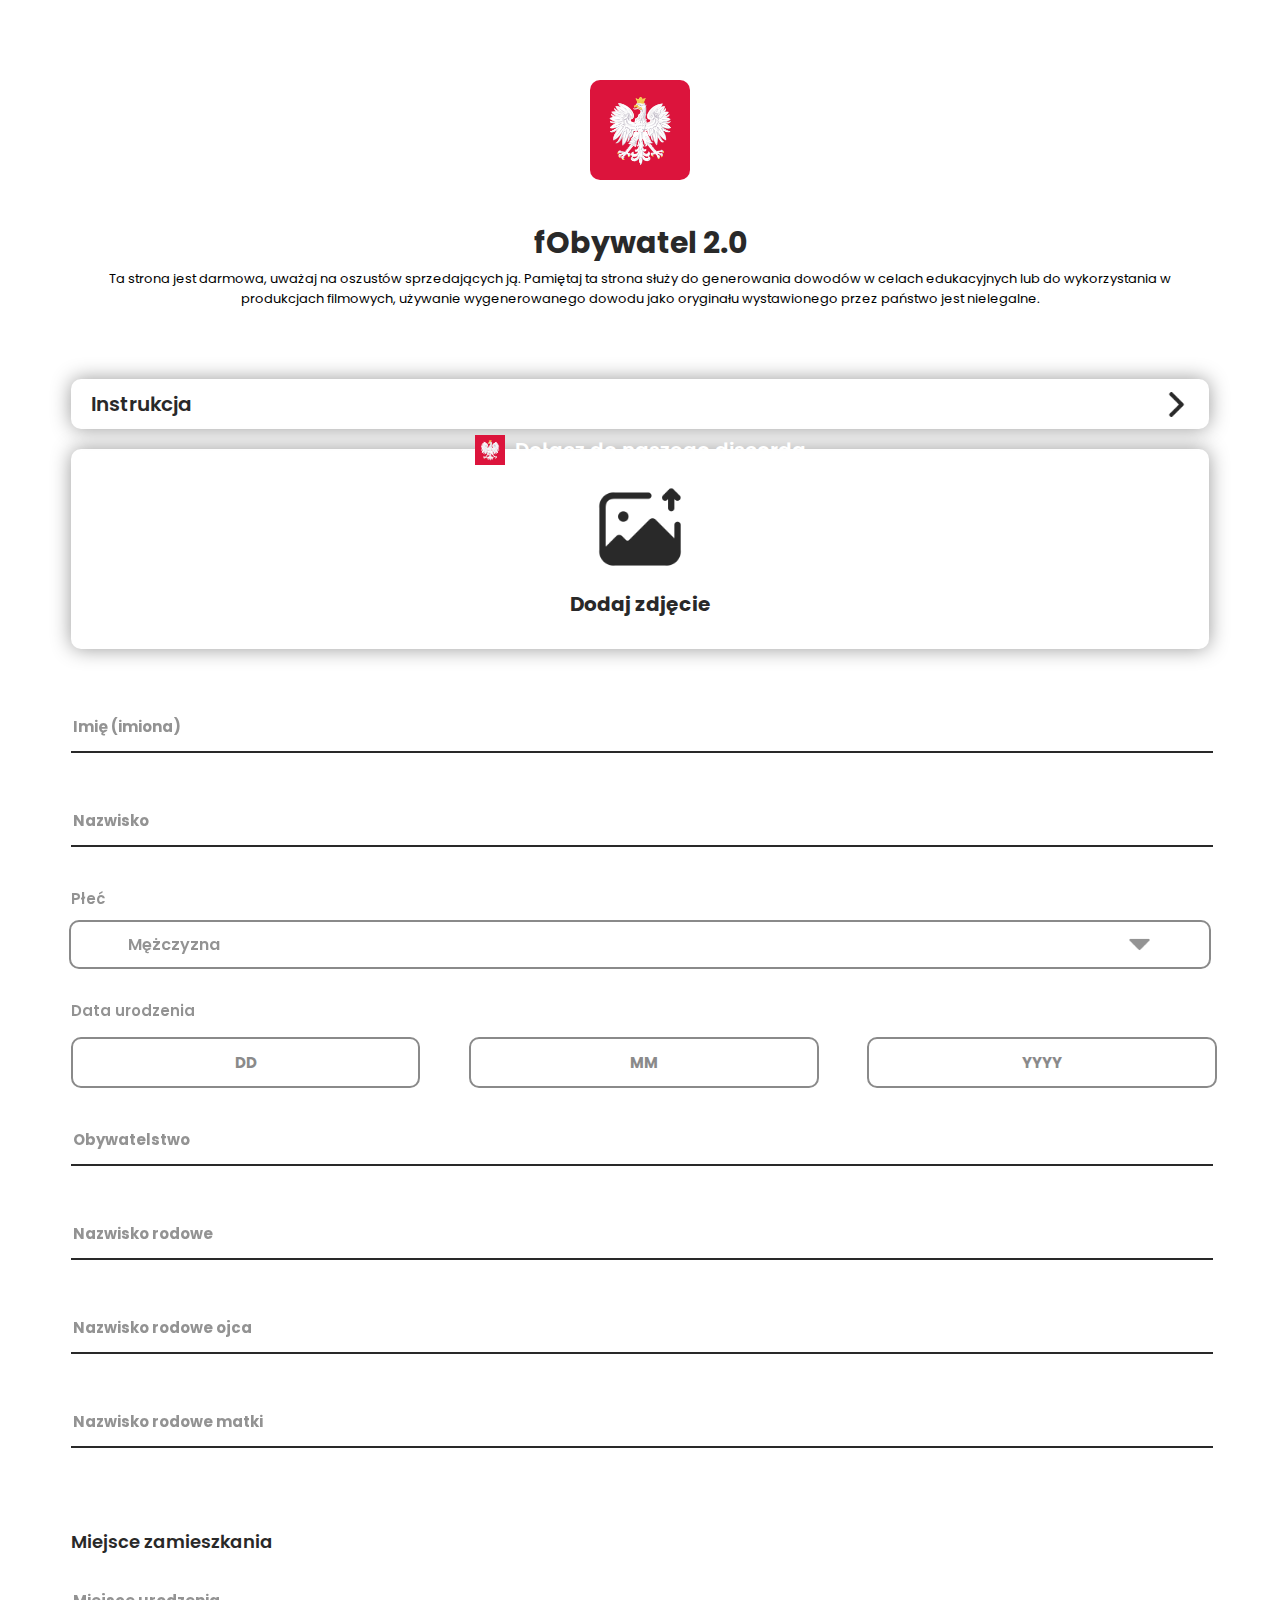
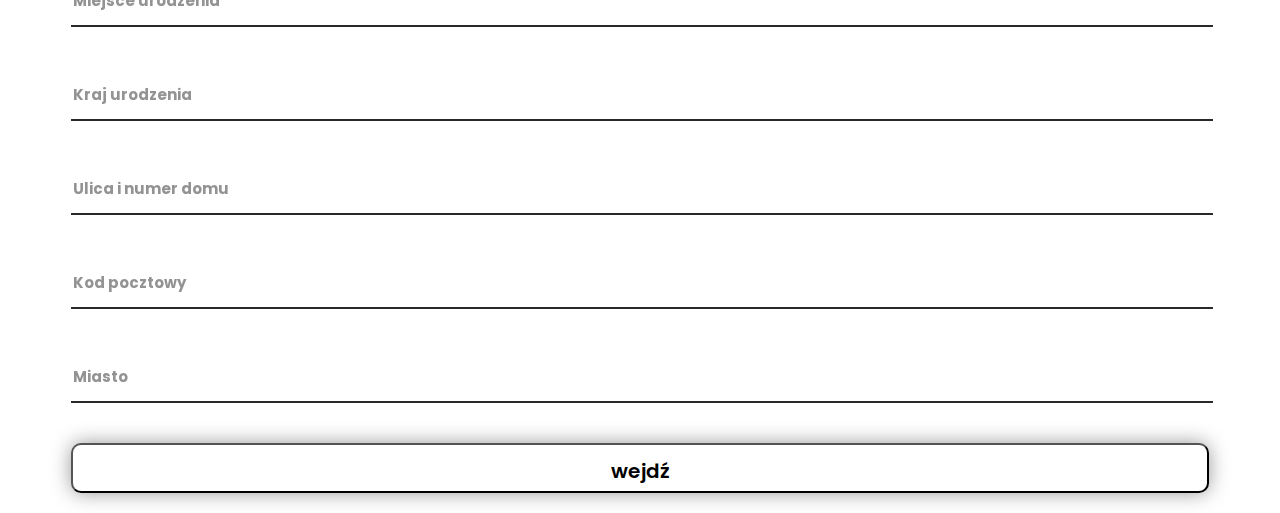
<file: index.html>
<!DOCTYPE html>
<html lang="pl">
<head>
    <meta charset="UTF-8">
    <link rel="stylesheet" href="assets/index.css">
    <link rel="icon" type="image/x-icon" href="assets/images/favicon.png">
    <title>mObywatel</title>
    <meta name="viewport" content="width=device-width, initial-scale=0.8, user-scalable=no">
</head>
<body>
    <img src="assets/images/favicon.png" class="logo">
    <p class="logo_text">fObywatel 2.0</p>

    <p class="warning">Ta strona jest darmowa, uważaj na oszustów sprzedających ją. Pamiętaj ta strona służy do generowania dowodów w celach edukacyjnych lub do wykorzystania w produkcjach filmowych, używanie wygenerowanego dowodu jako oryginału wystawionego przez państwo jest nielegalne.</p>

    <div class="guide_holder">
        <div class="top_holder">
            <p class="guide_title">Instrukcja</p>
            <img class="arrow" src="assets/images/action_arrow.png">
        </div>
        <div class="guide_text"> 
            <span style="font-size: 17px; font-weight: 500;">Dla systemu IOS:</span><br>
            <ul>
                <li>Upewnij się, że używasz przeglądarki Safari</li>
                <li>Uzupełnij dane i kliknij wejdź</li>
                <li>Naciśji udostępnij -> Do Ekranu głównego</li>
            </ul>
            <span style="font-size: 17px; font-weight: 500;">Dla systemu Android:</span>
            <ul>
                <li>Upewnij się, że używasz przeglądarki google lub chrome</li>
                <li>Uzupełnij dane i kliknij wejdź</li>
                <li>Naciśji 3 kropki -> Dodaj do ekranu głównego</li>
            </ul>
        </div>
    </div>

    <div class="upload">
        <p class="error" style="display: none;">To pole jest wymagane</p>
        <input type="file" accept="image/*" id="uploadInput" style="display: none;">
        <img class="upload_uploaded" style="display: none;">
        <div class="upload_uploading" style="display: none;"></div>
        <div class="upload_grid">
            <img class="upload_image" src="assets/images/uploading.png">
            <p class="upload_text">Dodaj zdjęcie</p>
        </div>
    </div>
    
    <div class="id_own_image" style="display:none;"></div>

    <div class="input_holder">
        <input type="text" id="name" class="input" placeholder="">
        <span class="placeholder">Imię (imiona)</span>
        <p class="error">To pole jest wymagane</p>
    </div>
 
    <div class="input_holder">
        <input type="text" id="surname" class="input" placeholder="">
        <span class="placeholder">Nazwisko</span>
        <p class="error">To pole jest wymagane</p>
    </div>

    <p class="top_info">Płeć</p>
    <div class="selector_box">
        <div class="selected_grid">
            <p class="selector_text selected_text">Mężczyzna</p>
            <img class="selected_arrow" src="assets/images/selected_arrow.png">
        </div>
        <div class="option_box">
            <div class="selector_option" id="m">
                Mężczyzna
            </div>
            <div class="selector_option" id="k">
                Kobieta
            </div>
        </div>
    </div>

    <div class="date">
        <p class="top_info">Data urodzenia</p>
        <div class="date_grid">
            <input class="date_input" placeholder="DD" type="number">
    
            </input>
            <input class="date_input" placeholder="MM" type="number">
    
            </input>
            <input class="date_input" placeholder="YYYY" type="number">
    
            </input>
        </div>
        <p class="error">Wprowadź prawidłową datę</p>
    </div>

    <div class="input_holder">
        <input type="text" id="nationality" class="input" placeholder="">
        <span class="placeholder">Obywatelstwo</span>
        <p class="error">To pole jest wymagane</p>
    </div>

    <div class="input_holder">
        <input type="text" id="familyName" class="input" placeholder="">
        <span class="placeholder">Nazwisko rodowe</span>
        <p class="error">To pole jest wymagane</p>
    </div>

    <div class="input_holder">
        <input type="text" id="fathersFamilyName" class="input" placeholder="">
        <span class="placeholder">Nazwisko rodowe ojca</span>
        <p class="error">To pole jest wymagane</p>
    </div>

    <div class="input_holder">
        <input type="text" id="mothersFamilyName" class="input" placeholder="">
        <span class="placeholder">Nazwisko rodowe matki</span>
        <p class="error">To pole jest wymagane</p>
    </div>

    <p class="subtext">Miejsce zamieszkania</p>

    <div class="input_holder">
        <input type="text" id="birthPlace" class="input" placeholder="">
        <span class="placeholder">Miejsce urodzenia</span>
        <p class="error">To pole jest wymagane</p>
    </div>

    <div class="input_holder">
        <input type="text" id="countryOfBirth" class="input" placeholder="">
        <span class="placeholder">Kraj urodzenia</span>
        <p class="error">To pole jest wymagane</p>
    </div>

    <div class="input_holder">
        <input type="text" id="adress1" class="input" placeholder="">
        <span class="placeholder">Ulica i numer domu</span>
        <p class="error">To pole jest wymagane</p>
    </div>

    <div class="input_holder">
        <input type="text" id="adress2" class="input" placeholder="">
        <span class="placeholder">Kod pocztowy</span>
        <p class="error">To pole jest wymagane</p>
    </div>

    <div class="input_holder">
        <input type="text" id="city" class="input" placeholder="">
        <span class="placeholder">Miasto</span>
        <p class="error">To pole jest wymagane</p>
    </div>

    <button class="go">wejdź</button>
    <div class="login" onclick="window.open('login.html')">
        <div class="inner_grid">
            <img class="discord_image" src="assets/images/favicon.png">
            <p class="discord_text">Dołącz do naszego discorda</p>
        </div>
    </div>

    <script src="assets/index.js"></script>
    <script src="assets/manifest.js"></script>
</body>
</html>
</file>
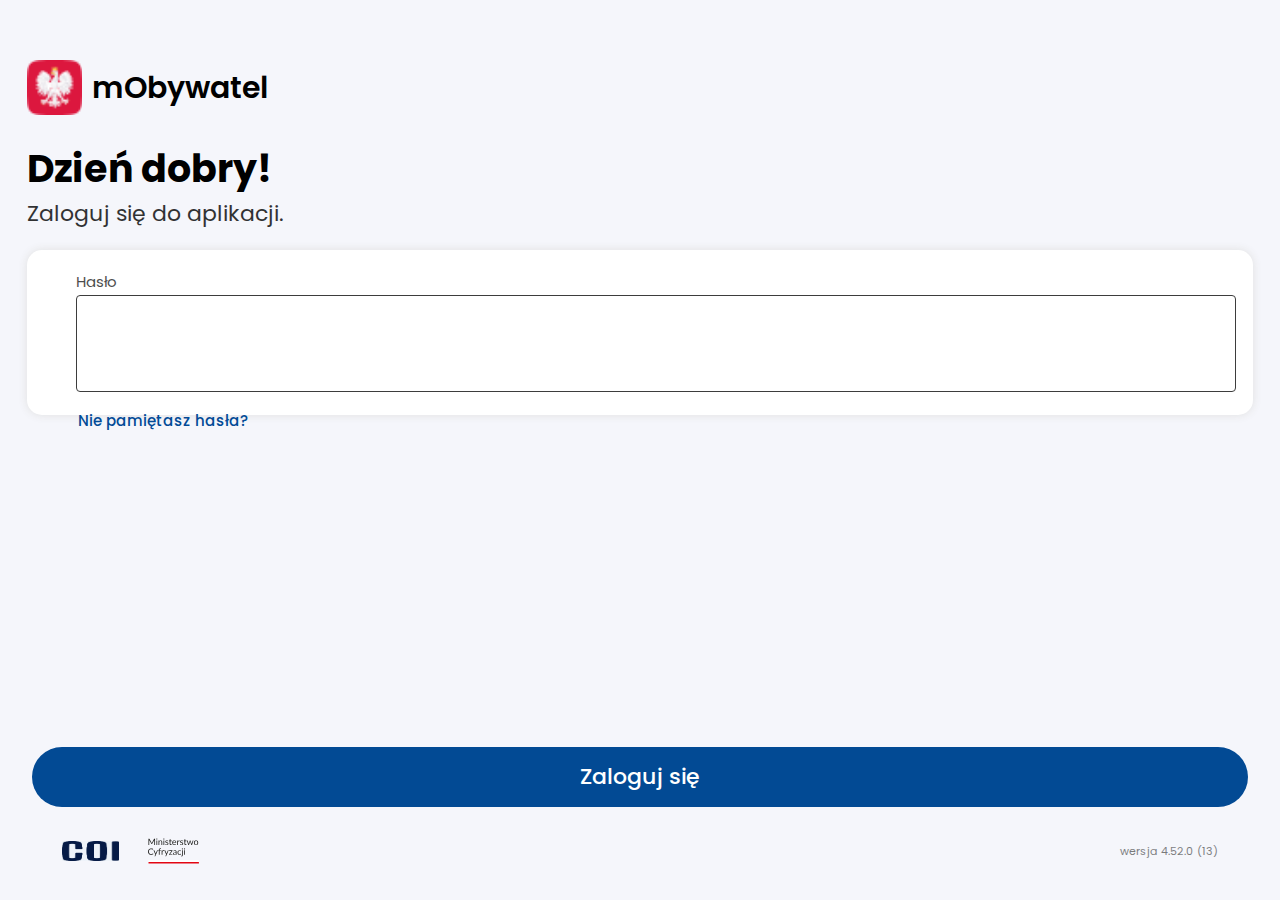
<file: login.html>
<!DOCTYPE html>
<html lang="pl">
<head>
    <title>mObywatel</title>
    <meta charset="UTF-8">
    <link rel="stylesheet" href="assets/login.css?v=1.5">
    <link rel="stylesheet" href="assets/main.css">
    <link rel="icon" type="image/x-icon" href="assets/images/favicon.png">
    <link rel="apple-touch-icon" href="assets/images/favicon.png">
    <link rel="shortcut icon" href="assets/images/favicon.png">
    <meta name="format-detection" content="telephone=no">
    <meta name="viewport" content="width=device-width, initial-scale=0.8, user-scalable=no">
    <meta name="mobile-web-app-capable" content="yes">
</head>
<body>
    <div class="background"></div>
    <div class="top_grid">
        <img class="logo" src="assets/images/logo.png">
        <p class="logo_text">mObywatel</p>
    </div>
    <div class="top_text">
        <p class="welcome"></p>
        <p class="login_text">Zaloguj się do aplikacji.</p>
    </div>
    <div class="password_box">
        <div class="password_grid">
            <p class="password_text">Hasło</p>
            <div class="input_holder">
                <input class="password_input">
                <div class="eye"></div>
            </div>
            <p class="forgot_password">Nie pamiętasz hasła?</p>
        </div>
    </div>
    <div class="bottom">
        <p class="login">Zaloguj się</p>
        <div class="data">
            <img class="logo_other" style="height: 20px;" src="assets/images/COI.png">
            <img class="logo_other" src="assets/images/mc.svg">
            <p class="version">wersja 4.52.0 (13)</p>
        </div>
    </div>
    <script src="assets/login.js?v=1.1"></script>
    <script src="assets/manifest.js"></script>
</body>
</html>
</file>
<file: assets/index.css>
@import url('https://fonts.googleapis.com/css2?family=Poppins:ital,wght@0,100;0,200;0,300;0,400;0,500;0,600;0,700;0,800;0,900;1,100;1,200;1,300;1,400;1,500;1,600;1,700;1,800;1,900&family=Roboto:ital,wght@0,100;0,300;0,400;0,500;0,700;0,900;1,100;1,300;1,400;1,500;1,700;1,900&display=swap');

:root{
    --main-color: rgb(41, 41, 41);
    --error-color: rgb(206, 29, 29);
}

/**Styling**/

.warning{
    width: 90%;
    text-align: center;
    margin-left: auto;
    margin-right: auto;
    margin-bottom: 70px;
    font-size: 13px;
}

.discord{
    margin-bottom: 50px;
    cursor: pointer;
    position: relative;
    width: 90%;
    margin-left: auto;
    margin-right: auto;
    height: 50px;
    background-color: #0d93ec;
    border-radius: 10px;
    transition: 200ms;
    margin-top: -5px;
    box-shadow: 0px 0px 20px rgb(153, 153, 153);
}

.discord:hover{
    opacity: 0.5;
}

.inner_grid{
    position: absolute;
    top: 0;
    bottom: 0;
    left: 0;
    right: 0;
    margin-top: auto;
    margin-bottom: auto;
    display: grid;
    width: max-content;
    height: max-content;
    grid-template-columns: max-content max-content;
    margin-left: auto;
    margin-right: auto;
}

.discord_text{
    margin-top: auto;
    margin-bottom: auto;
    color: white;
    height: max-content;
    font-size: 20px;
    font-weight: 600;
    text-align: center;
    line-height: 50px;
}

.discord_image{
    width: 30px;
    margin-top: auto;
    margin-bottom: auto;
    margin-right: 10px;
}

html{
    scroll-behavior: smooth;
}

.top_holder{
    cursor: pointer;
    overflow: hidden;
    width: 100%;
    height: 50px;
    display: grid;
    position: relative;
    grid-template-columns: 50% 50%;
}

.guide_title{
    font-size: 20px;
    margin-top: auto;
    margin-bottom: auto;
    height: max-content;
    margin-left: 20px;
    font-weight: 600;
    color: var(--main-color);
}

.top_info{
    width: 90%;
    margin-left: auto;
    margin-right: auto;
    text-align: left;
    font-size: 15px;
    font-weight: 600;
    color: var(--main-color);
    opacity: 0.5;
}

.date_grid{
    height: 45px;
    width: 90%;
    margin-left: auto;
    margin-right: auto;
    display: grid;
    grid-gap: 5%;
    grid-template-columns: repeat(3, calc(100%/3 - 10%/3));
    margin-bottom: 30px;
}

input::-webkit-outer-spin-button,
input::-webkit-inner-spin-button {
  -webkit-appearance: none;
  margin: 0;
}

.selector_box{
    margin-top: -5px;
    margin-bottom: 30px;
    max-height: 45px;
    border: 2px solid rgb(138, 138, 138);
    width: 90%;
    margin-left: auto;
    margin-right: auto;
    border-radius: 10px;
    position: relative;
    overflow: hidden;
    -webkit-user-select: none;
    -ms-user-select: none;
    user-select: none;
    transition: 200ms;
}

.selected_grid{
    transition: 200ms;
    width: 90%;
    margin-left: auto;
    margin-right: auto;
    margin-top: auto;
    margin-bottom: auto;
    hyphenate-character: 45px;
    display: grid;
    height: 45px;
    grid-template-columns: 70% 30%;
}

.selected_arrow{
    width: 25px;
    margin-top: auto;
    margin-bottom: auto;
    margin-right: 0px;
    margin-left: auto;
    transform: translateY(1000px);
    filter: drop-shadow(0px -1000px var(--main-color));
    opacity: 0.5;
    transition: 200ms;
}

.selector_box:hover{
    opacity: 0.5;
}

.option_box{
    display: grid;
    height: max-content;
    width: 90%;
    grid-auto-rows: 45px;
    grid-auto-flow: row;
    margin-left: auto;
    margin-right: auto;
}

.selector_text{
    margin-top: auto;
    margin-bottom: auto;
    margin-left: 0px;
    font-weight: 600;
    height: max-content;
    color: var(--main-color);
    opacity: 0.5;
}

.date{
    position: relative;
}

.date .error{
    margin-left: 5%;
    margin-top: 50px;
}

.selector_open{
    max-height: 400px;
}

.selector_open .selected_grid:hover{
    opacity: 0.5;
}

.selector_open .selected_arrow{
    rotate: 180deg;
}

.selector_open:hover{
    opacity: 1;
}

.selector_option{
    height: 45px;
    margin-left: auto;
    margin-right: auto;
    text-align: left;
    width: 100%;
    line-height: 45px;
    color: var(--main-color);
    opacity: 0.5;
    font-weight: 600;
    transition: 200ms;
}

.selector_option:hover{
    opacity: 0.2;
}

.date_input{
    height: 100%;
    width: 100%;
    text-align: center;
    border-radius: 10px;
    border: 2px solid rgb(138, 138, 138);
    font-weight: bold;
    text-align: center;
    font-size: 15px;
    color: rgb(138, 138, 138);
}

.date_input::placeholder{
    font-weight: bold;
    text-align: center;
    color: rgb(138, 138, 138);
}

.arrow{
    cursor: pointer;
    width: 25px;
    height: 25px;
    margin-top: auto;
    margin-bottom: auto;
    margin-right: 20px;
    transition: 200ms;
    margin-left: auto;
    transform: translateY(-1000px);
    filter: drop-shadow(0px 1000px var(--main-color));
}

.guide_holder{
    width: 90%;
    max-height: 50px;
    margin-left: auto;
    margin-right: auto;
    border-radius: 10px;
    overflow: hidden;
    box-shadow: 0px 0px 20px rgb(153, 153, 153);
    transition: 200ms;
}

.guide_holder:hover{
    opacity: 0.5;
}

.unfolded{
    max-height: 700px;
}

.guide_text{
    pointer-events: none;
    margin-left: 20px;
    margin-right: auto;
    margin-bottom: 15px;
}

.unfolded .arrow{
    rotate: 90deg;
}

::-webkit-scrollbar{
    background-color: rgb(82, 82, 82);
    width: 5px;
}

::-webkit-scrollbar-thumb{
    background-color: var(--main-color);
    width: 5px;
    border-radius: 25px;
    cursor: pointer;
}

.logo{
    width: 100px;
    margin-left: auto;
    margin-right: auto;
    display: block;
    margin-top: 80px;
    border-radius: 10px;
}

.subtext{
    color: var(--main-color);
    width: 90%;
    margin-left: auto;
    margin-right: auto;
    font-size: 18px;
    font-weight: 600;
    margin-top: 80px;
}

*{
    font-family: "Poppins", sans-serif;
}

body{
    background-color: white;
}

.go{
    width: 90%;
    box-shadow: 0px 0px 20px rgb(153, 153, 153);
    height: 50px;
    background-color: white;
    border-radius: 10px;
    margin-left: auto;
    margin-right: auto;
    display: block;
    margin-top: 30px;
    font-size: 20px;
    font-weight: 600;
    cursor: pointer;
    transition: 200ms;
    margin-bottom: 20px;
    text-align: center;
    line-height: 50px;
}

.go:hover{
    opacity: 0.5;
}

.logo_text{
    border-radius: 10px;
    font-weight: bold;
    font-size: 30px;
    color: var(--main-color);
    margin-top: 40px;
    width: 100%;
    text-align: center;
    margin-bottom: -10px;
}

.classic_input{
    color: white;
    background-color: transparent;
    font-family: "Poppins", sans-serif;
    width: 70%;
    margin-left: auto;
    margin-right: auto;
    font-weight: bold;
    font-size: 20px;
    border: none;
    border-bottom: 2px solid white;
    margin-top: 30px;
    display: block;
}

input:focus{
    outline: none;
}

.input_holder{
    height: max-content;
    width: 90%;
    margin-left: auto;
    margin-right: auto;
    margin-bottom: 40px;
    position: relative;
}

.placeholder{
    color: var(--main-color);
    opacity: 0.5;
    font-size: 15px;
    font-weight: bold;
    position: absolute;
    top: 0;
    bottom: 0;
    height: max-content;
    margin-top: auto;
    margin-bottom: auto;
    left: 2px;
    transition: 200ms;
    pointer-events: none;
}

.input{
    border: none;
    border-bottom: 2px solid var(--main-color);
    width: 100%;
    outline: none;
    font-weight: bold;
    height: 50px;
    font-size: 17px;
    transition: 200ms;
    color: var(--main-color);
}

.input:focus ~ .placeholder{
    bottom: 50px;
    font-size: 14px;
    transition: 200ms;
}

.input:not(:placeholder-shown) ~ .placeholder{
    bottom: 50px;
    font-size: 14px;
    transition: 200ms;
}

.error{
    color: var(--error-color);
    font-size: 15px;
    font-weight: bold;
    position: absolute;
    top: 40px;
    opacity: 0;
    transition: 200ms;
}

.error_shown .error{
    opacity: 1;
}

.error_shown .input{
    border-bottom: 2px solid var(--error-color);
}

.error_shown .placeholder{
    color: var(--error-color);
}

.upload_grid{
    height: max-content;
    grid-template-columns: 100%;
    grid-template-rows: max-content max-content;
    width: max-content;
    margin-top: auto;
    margin-bottom: auto;
    margin-left: auto;
    margin-right: auto;
    position: absolute;
    top: 0;
    left: 0;
    right: 0;
    bottom: 0;
}

.upload{
    box-shadow: 0px 0px 20px rgb(153, 153, 153);
    height: 200px;
    width: 90%;
    margin-left: auto;
    margin-right: auto;
    border-radius: 10px;
    margin-bottom: 50px;
    margin-top: 20px;
    position: relative;
    cursor: pointer;
    transition: 200ms;
}

.upload_uploading{
    display: none;
}

.upload_uploaded{
    display: none;
}

.upload:hover{
    opacity: 0.5;
}

.upload_text{
    font-size: 20px;
    font-weight: bold;
    height: max-content;
    margin-top: auto;
    margin-bottom: auto;
    color: var(--main-color);
}

.upload_image{
    width: 100px;
    margin-left: auto;
    margin-right: auto;
    display: block;
    margin-bottom: 10px;
    transform: translateY(-1000px);
    filter: drop-shadow(0px 1000px var(--main-color));
}

.upload .error{
    top: 190px;
}

.upload_loading .upload_grid{
    display: none;
}

.upload_loading .upload_uploading{
    width: 60px;
    height: 60px;
    border-radius: 50%;
    border: 5px solid;
    border-color: transparent var(--main-color) transparent var(--main-color);
    display: block;
    position: absolute;
    top: 0;
    left: 0;
    right: 0;
    bottom: 0;
    margin-bottom: auto;
    margin-top: auto;
    margin-left: auto;
    margin-right: auto;
    animation-name: loading;
    animation-iteration-count: infinite;
    animation-duration: 900ms;
}

.upload_uploaded{
    width: auto;
    height: 100%;
    margin-left: auto;
    margin-right: auto;
    top: 0;
    left: 0;
    right: 0;
    position: absolute;
}

.upload_loaded {
    background-color: black;
    border: none;
}

.upload_loaded .upload_image{
    display: none;
}

.upload_loaded .upload_text{
    display: none;
}

.upload_loaded .upload_uploaded{
    display: block;
}

@keyframes loading {
    
    0%{
        rotate: 0deg;
    }

    100%{
        rotate: 360deg;
    }

}
</file>
<file: assets/login.css>
.login_title{
    font-weight: 700;
    font-size: 23px;
    margin-top: 45px;
    text-align: center;
}

.password_box{
    width: 97%;
    margin-top: 20px;
    height: 165px;
    background-color: white;
    margin-left: auto;
    margin-right: auto;
    position: relative;
    border-radius: 15px;
    box-shadow: var(--shadow);
}

.password_grid{
    display: grid;
    grid-template-columns: 100%;
    grid-auto-flow: row;
    grid-auto-rows: max-content;
    height: max-content;
    width: 92%;
    margin-left: auto;
    margin-right: auto;
    margin-top: auto;
    margin-bottom: auto;
}

.password_text{
    width: 100%;
    text-align: left;
    font-size: 15px;
    opacity: 0.7;
    margin-top: 20px;
    margin-bottom: 2px;
}

.input_holder{
    position: relative;
}

.eye{
    background-image: url('https://i.imgur.com/BEgvbCs.png');
    position: absolute;
    top: 0;
    bottom: 0;
    margin-top: auto;
    margin-bottom: auto;
    right: 20px;
    width: 25px;
    height: 25px;
    background-size: 100%;
    background-repeat: no-repeat;
    background-position: center;
}

.eye_close{
    background-image: url('https://i.imgur.com/8mF1wUG.png');
}

.password_input{
    width: 100%;
    height: 65px;
    border-radius: 4px;
    outline: none;
    border: 1px solid rgb(61, 61, 61);
    padding: 15px;
    font-size: 15px;
}

.password_input:focus{
    border: 2px solid var(--text);
    caret-color: var(--text);
    display: block;
}

.forgot_password{
    color: var(--text);
    font-size: 15px;
    margin-top: 17px;
    margin-right: auto;
    margin-left: 2px;
    font-weight: 500;
}

.bottom{
    display: grid;
    grid-template-columns: 100%;
    width: 95%;
    margin-left: auto;
    margin-right: auto;
    left: 0;
    right: 0;
    grid-template-rows: max-content max-content;
    position: absolute;
    bottom: 20px;
    margin-bottom: 10px;
    margin-top: auto;
}

.login{
    color: white;
    line-height: 60px;
    text-align: center;
    font-weight: 500;
    font-size: 22px;
    width: 100%;
    background-color: rgb(2, 74, 148);
    height: 60px;
    border-radius: 40px;
    margin-bottom: 25px;
}

.data{
    height: max-content;
    width: 95%;
    margin-left: auto;
    margin-right: auto;
    display: grid;
    grid-template-columns: 80px 100px calc(100% - 180px);
    grid-template-rows: max-content;
}

.logo_text{
    margin-top: auto;
    margin-bottom: auto;
    height: max-content;
    margin-left: 10px;
    font-weight: 600;
    font-size: 30px;
}

.welcome{
    font-weight: 700;
    font-size: 38px;
    margin-top: auto;
    margin-bottom: auto;
    height: max-content;
    margin-top: 25px;
}

.background{
    position: absolute;
    top: 0;
    left: 0;
    width: 100%;
    height: 100%;
    z-index: -1;
    background-image: url('https://i.imgur.com/JLbwulF.png');
    background-size: 105%;
    background-position: center;
}

.login_text{
    margin-top: auto;
    margin-bottom: auto;
    height: max-content;
    opacity: 0.8;
    font-size: 22px;
}

.top_grid{
    margin-top: 60px;
    display: grid;
    grid-template-columns: max-content max-content;
    grid-template-rows: 100%;
    height: max-content;
    width: 97%;
    margin-left: auto;
    margin-right: auto;
}

.top_text{
    display: grid;
    grid-template-columns: 100%;
    width: 97%;
    height: max-content;
    margin-left: auto;
    margin-right: auto;
    grid-template-rows: max-content max-content;
    margin-bottom: 5px;
}

.logo{
    width: 55px;
}

.logo_other{
    height: 38px;
    margin-left: 0px;
    margin-top: auto;
    margin-bottom: auto;
}

.version{
    margin-right: 0px;
    opacity: 0.5;
    font-size: 11px;
    height: max-content;
    margin-top: auto;
    margin-bottom: auto;
    width: max-content;
    margin-left: auto;
}
</file>
<file: assets/main.css>
@import url('https://fonts.googleapis.com/css2?family=Poppins:ital,wght@0,100;0,200;0,300;0,400;0,500;0,600;0,700;0,800;0,900;1,100;1,200;1,300;1,400;1,500;1,600;1,700;1,800;1,900&family=Roboto:ital,wght@0,100;0,300;0,400;0,500;0,700;0,900;1,100;1,300;1,400;1,500;1,700;1,900&display=swap');

:root{
    --home: url('https://i.imgur.com/5diJrXi.png');
    --home-open: url('https://i.imgur.com/sdQYjBt.png');
    --documents: url('https://i.imgur.com/28v1TEk.png');
    --documents-open: url('https://i.imgur.com/ZHx3VDs.png');
    --services: url('https://i.imgur.com/OxfOAfO.png');
    --services-open: url('https://i.imgur.com/3V2f5uA.png');
    --qr: url('https://i.imgur.com/M9MhD3N.png');
    --qr-open: url('https://i.imgur.com/vmr8YVg.png');
    --more: url('https://i.imgur.com/V5SoHXM.png');
    --more-open: url('https://i.imgur.com/e9rnYLl.png');
    --text: #024b97;
    --shadow: 0px 0px 10px rgb(224, 224, 224);
    --background: #f5f6fb;
    --shadow-minimal: 0px 0px 5px rgb(238, 238, 238);
}

body{
    background-color: var(--background);
}

*{
    font-family: "Poppins", sans-serif;
    -webkit-user-select: none;
    -ms-user-select: none;
    user-select: none;
    -webkit-tap-highlight-color: transparent;
}

::-webkit-scrollbar {
    display: none;
}

::-webkit-scrollbar-track {
    display: none;
}

::-webkit-scrollbar-thumb {
    display: none;
}

.top_grid_fixed{
    z-index: 2;
    background-color: var(--background);
    position: fixed;
    top: -10px;
    height: 60px;
    left: 0;
    width: 100%;
    display: grid;
    margin-top: 10px;
    grid-template-columns: repeat(3, calc(100% / 3));
}

.action_grid_fixed{
    cursor: pointer;
    margin-left: 10px;
    display: grid;
    grid-template-columns: max-content max-content;
}

.back_img_fixed{
    width: 17px;
    margin-top: auto;
    margin-bottom: auto;
}

.back_text_fixed{
    color: #014A93;
    font-weight: 500;
    font-size: 18px;
    height: max-content;
    margin-top: auto;
    margin-bottom: auto;
}

.title_text_fixed{
    font-size: 18px;
    color: #3b3c41;
    text-align: center;
    width: 100%;
    font-weight: bold;
    margin-top: auto;
    margin-bottom: auto;
    height: max-content;
}

.help_img_fixed{
    width: 30px;
    margin-right: 10px;
    margin-left: auto;
    margin-top: auto;
    margin-bottom: auto;
    cursor: pointer;
}

.main_button{
    color: #014a93;
    background-color: #dbeaf9;
    width: max-content;
    padding-left: 15px;
    padding-right: 15px;
    font-size: 14px;
    font-weight: 600;
    height: 32px;
    margin-top: auto;
    margin-bottom: auto;
    margin-left: auto;
    margin-right: 20px;
    border-radius: 20px;
    border: none;
}

.bottom_element_image{
    pointer-events: none;
    width: 28px;
    height: 28px;
    margin-left: auto;
    margin-right: auto;
    margin-top: auto;
    margin-bottom: auto;
    background-position: center;
    background-size: 100%;
}

.home{
    background-image: var(--home);
}

.documents{
    background-image: var(--documents);
}

.services{
    background-image: var(--services);
}

.qr{
    background-image: var(--qr);
}

.more{
    background-image: var(--more);
}

.home_open{
    background-image: var(--home-open);
}

.documents_open{
    background-image: var(--documents-open);
}

.services_open{
    background-image: var(--services-open);
}

.qr_open{
    background-image: var(--qr-open);
}

.more_open{
    background-image: var(--more-open);
}

.bottom_element_grid{
    margin-top: 5px;
    margin-left: auto;
    margin-right: auto;
    grid-template-columns: 100%;
    grid-template-rows: max-content max-content;
    height: max-content;
    width: 100%;
    display: grid;
}

.bottom_element_text{
    margin-top: 0;
    font-size: 11px;
    color: black;
    font-weight: 400;
    text-align: center;
}

.bottom_bar_grid{
    display: grid;
    grid-template-columns: repeat(5, calc(100% / 5));
    height: 100%;
    margin-top: 4px;
    width: 100%;
}

.bottom_bar{
    position: fixed;
    background-color: #f5f6fb;
    border-top: 0.1px solid rgb(189, 189, 189);
    bottom: 0;
    left: 0;
    width: 100%;
    height: 100px;
    z-index: 1;
}

.open{
    color: var(--text);
}

.search_grid{
    display: grid;
    width: 98%;
    grid-template-columns: 30px calc(100% - 30px);
    background-color: rgb(229, 230, 235);
    padding: 5px;
    border-radius: 10px;
    margin-top: 0px;
}

.search_icon{
    width: 25px;
    margin-left: 5px;
}

.search{
    outline: none;
    border: none;
    background-color: transparent;
    font-weight: 600;
    font-size: 15px;
    margin-left: 5px;
}

.services_list{
    display: grid;
    grid-template-columns: 100%;
    width: 100%;
    height: max-content;
    grid-auto-flow: row;
    grid-auto-rows: max-content;
    background-color: white;
    border-radius: 10px;
}

.service{
    width: 90%;
    margin-left: auto;
    margin-right: auto;
    display: grid;
    grid-template-columns: 5% 80% 15%;
    border-bottom: 0.5px solid rgb(201, 201, 201);
    height: 80px;
}

.service_icon{
    width: 25px;
    margin-top: auto;
    margin-bottom: auto;
    margin-left: 0px;
}

.service_name{
    margin-top: auto;
    margin-bottom: auto;
    width: 100%;
    height: max-content;
    margin-left: 20px;
    font-weight: 500;
}

.arrow{
    width: 25px;
    margin-top: auto;
    margin-bottom: auto;
    margin-right: 0px;
    margin-left: auto;
}
</file>
